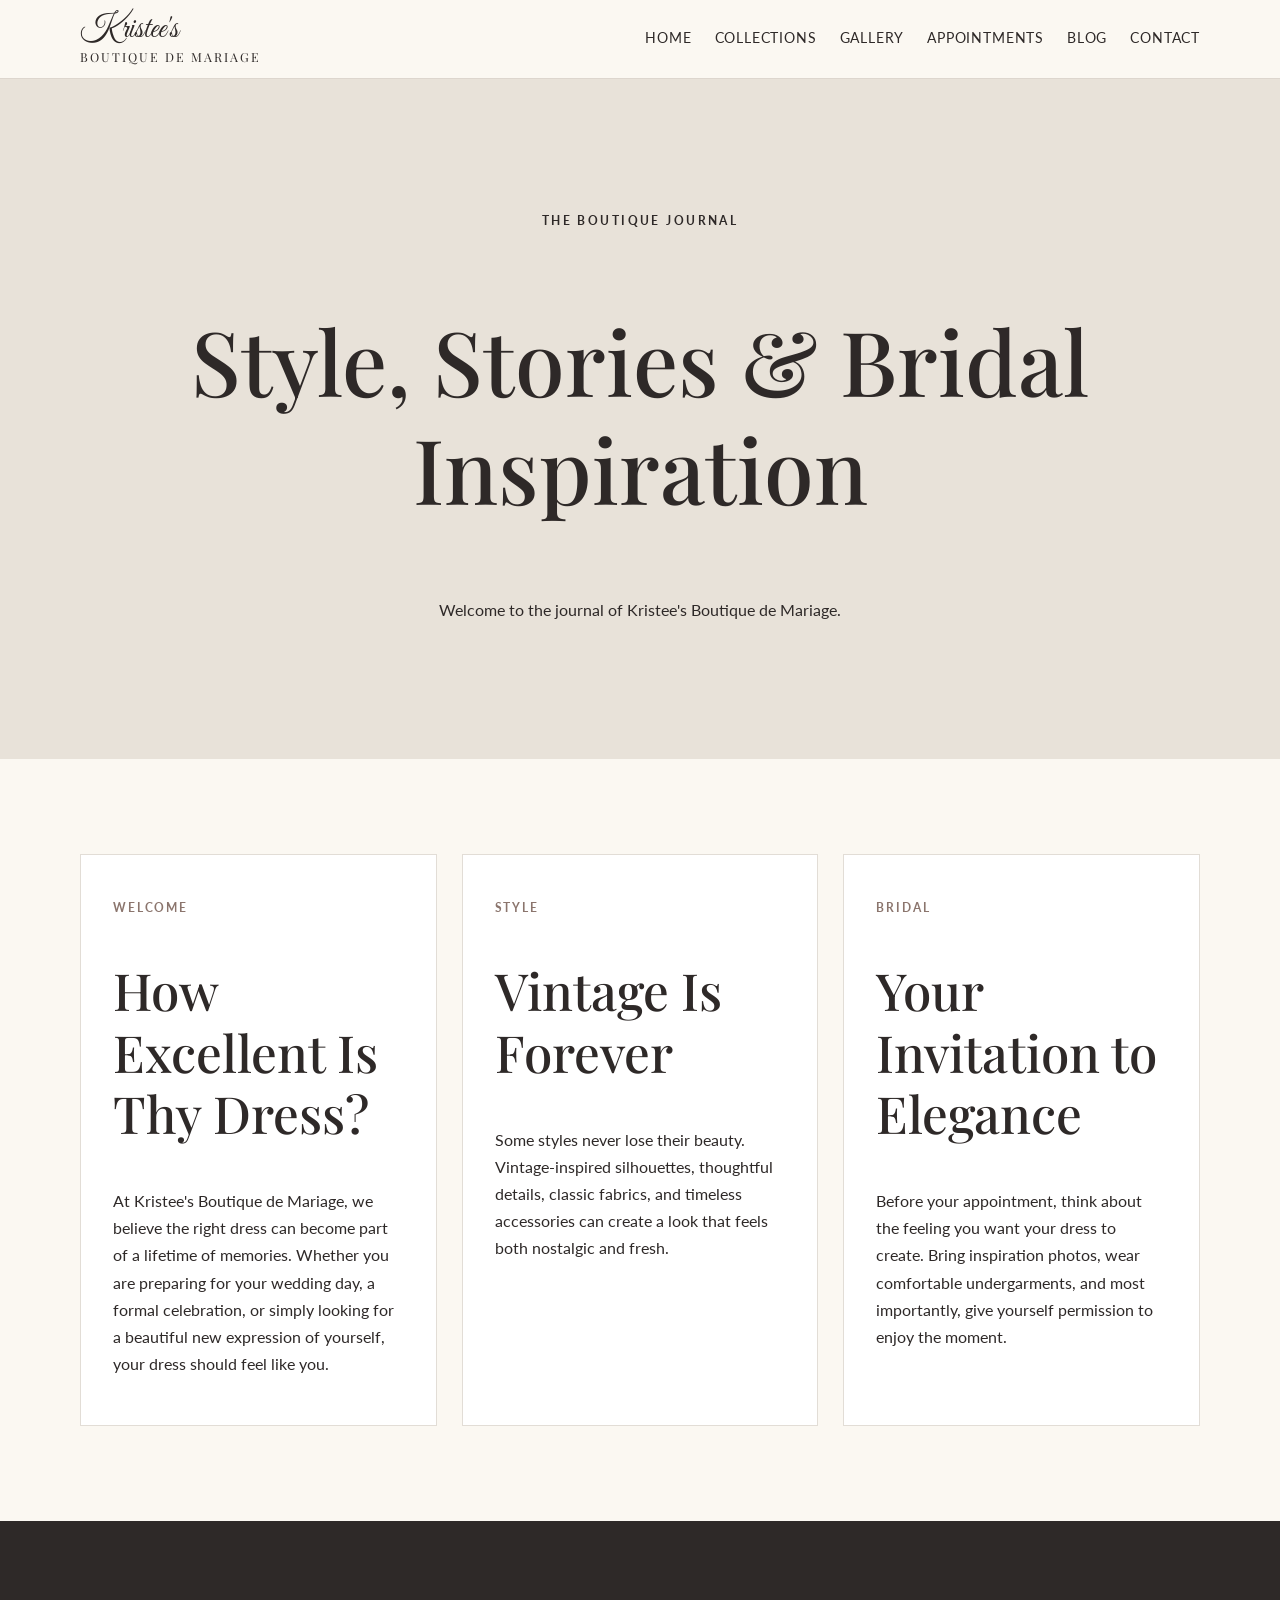
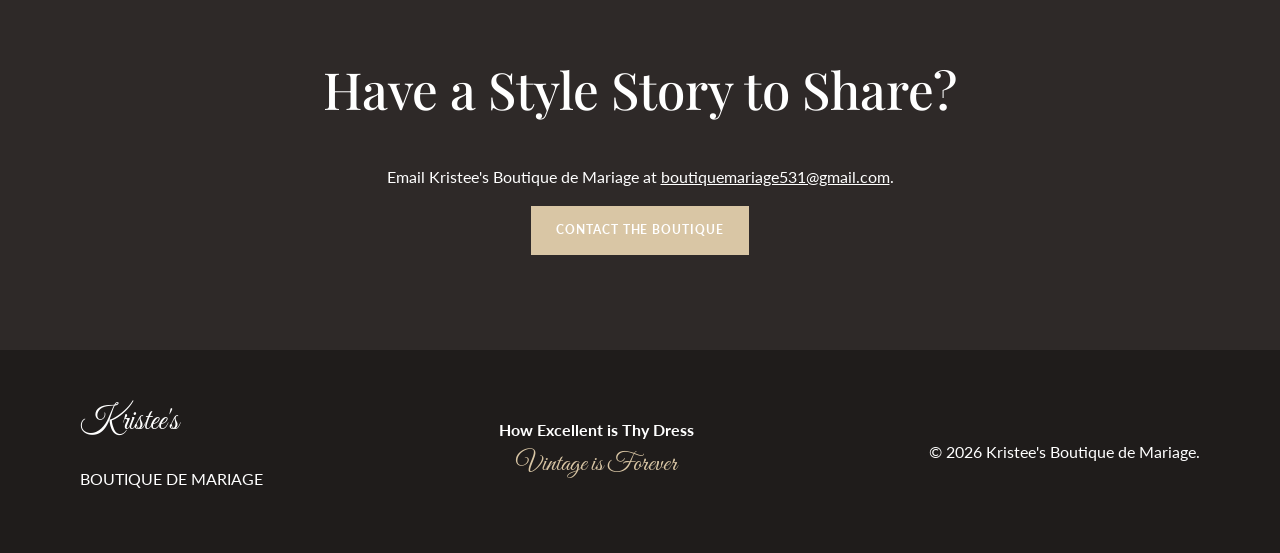
<file: blog.html>
<!DOCTYPE html><html lang='en'><head><meta charset='UTF-8'><meta name='viewport' content='width=device-width,initial-scale=1.0'><title>The Boutique Journal | Kristee's Boutique de Mariage</title><link rel='preconnect' href='https://fonts.googleapis.com'><link rel='preconnect' href='https://fonts.gstatic.com' crossorigin><link href='https://fonts.googleapis.com/css2?family=Great+Vibes&family=Lato:wght@300;400;700&family=Playfair+Display:wght@400;500;600;700&display=swap' rel='stylesheet'><link rel='stylesheet' href='styles.css'></head><body><header class='site-header'><div class='container nav-wrap'><a class='brand' href='index.html'><span class='brand-script'>Kristee's</span><span class='brand-main'>BOUTIQUE DE MARIAGE</span></a><nav><a href='index.html'>Home</a><a href='index.html#collections'>Collections</a><a href='index.html#gallery'>Gallery</a><a href='index.html#appointments'>Appointments</a><a href='blog.html'>Blog</a><a href='index.html#contact'>Contact</a></nav></div></header><main><section class='page-hero'><div class='container'><p class='eyebrow'>The Boutique Journal</p><h1>Style, Stories & Bridal Inspiration</h1><p>Welcome to the journal of Kristee's Boutique de Mariage.</p></div></section><section class='section'><div class='container blog-posts'><article class='post'><p class='date'>WELCOME</p><h2>How Excellent Is Thy Dress?</h2><p>At Kristee's Boutique de Mariage, we believe the right dress can become part of a lifetime of memories. Whether you are preparing for your wedding day, a formal celebration, or simply looking for a beautiful new expression of yourself, your dress should feel like you.</p></article><article class='post'><p class='date'>STYLE</p><h2>Vintage Is Forever</h2><p>Some styles never lose their beauty. Vintage-inspired silhouettes, thoughtful details, classic fabrics, and timeless accessories can create a look that feels both nostalgic and fresh.</p></article><article class='post'><p class='date'>BRIDAL</p><h2>Your Invitation to Elegance</h2><p>Before your appointment, think about the feeling you want your dress to create. Bring inspiration photos, wear comfortable undergarments, and most importantly, give yourself permission to enjoy the moment.</p></article></div></section><section class='contact section'><div class='container contact-inner'><h2>Have a Style Story to Share?</h2><p>Email Kristee's Boutique de Mariage at <a href='mailto:boutiquemariage531@gmail.com'>boutiquemariage531@gmail.com</a>.</p><a class='btn btn-primary' href='index.html#contact'>Contact the Boutique</a></div></section></main><footer><div class='container footer-wrap'><div><span class='brand-script'>Kristee's</span><p>BOUTIQUE DE MARIAGE</p></div><div class='footer-taglines'><strong>How Excellent is Thy Dress</strong><span>Vintage is Forever</span></div><p>© <span id='year'></span> Kristee's Boutique de Mariage.</p></div></footer><script src='script.js'></script></body></html>
</file>
<file: styles.css>
:root{--ivory:#fbf8f2;--champagne:#d9c6a5;--blush:#ead7d2;--ink:#2e2928;--muted:#716a67}*{box-sizing:border-box}html{scroll-behavior:smooth}body{margin:0;background:var(--ivory);color:var(--ink);font-family:Lato,Arial,sans-serif;line-height:1.7}h1,h2,h3{font-family:'Playfair Display',Georgia,serif;line-height:1.2}h1{font-size:clamp(3rem,7vw,6.5rem);font-weight:500}h2{font-size:clamp(2rem,4vw,3.4rem);font-weight:500}a{color:inherit}.container{width:min(1120px,92%);margin:auto}.section{padding:95px 0}.soft{background:#f2eee7}.site-header{position:sticky;top:0;z-index:20;background:rgba(251,248,242,.97);border-bottom:1px solid #ddd6ce}.nav-wrap{min-height:78px;display:flex;align-items:center;justify-content:space-between;gap:30px}.brand{display:flex;flex-direction:column;text-decoration:none;line-height:1}.brand-script{font-family:'Great Vibes',cursive;font-size:2rem}.brand-main{font-family:'Playfair Display',serif;font-size:.78rem;letter-spacing:.16em;margin-top:5px}nav{display:flex;gap:23px;align-items:center;flex-wrap:wrap}nav a{text-decoration:none;font-size:.85rem;letter-spacing:.06em;text-transform:uppercase}.menu-toggle{display:none;border:0;background:none;font-size:1.5rem}.hero{min-height:760px;display:grid;place-items:center;position:relative;background:linear-gradient(90deg,rgba(46,41,40,.78),rgba(46,41,40,.2)),url('images/hero.jpg') center/cover no-repeat,#cfc2b4}.hero-content{position:relative;color:white;text-align:center;max-width:900px;padding:80px 0}.eyebrow{text-transform:uppercase;letter-spacing:.2em;font-size:.76rem;font-weight:700}.hero-sub{font-size:1.18rem;max-width:700px;margin:20px auto 35px}.hero-buttons{display:flex;justify-content:center;gap:15px;flex-wrap:wrap}.btn{display:inline-block;padding:13px 24px;text-decoration:none;border:1px solid transparent;letter-spacing:.08em;text-transform:uppercase;font-size:.76rem;font-weight:700;cursor:pointer}.btn-primary{background:var(--champagne);color:#2e2928}.btn-outline{border-color:white;color:white}.btn-dark{background:var(--ink);color:white}.dark-outline{border-color:var(--ink);color:var(--ink)}.vintage-line,.signature{font-family:'Great Vibes',cursive;font-size:2.2rem}.two-col{display:grid;grid-template-columns:1fr 1.2fr;gap:70px}.section-heading{text-align:center;max-width:750px;margin:0 auto 50px}.about-grid{display:grid;grid-template-columns:repeat(3,1fr);gap:25px}.about-card{background:white;padding:35px;border:1px solid #e2ddd6}.number{font-family:'Playfair Display';font-size:2.5rem;color:var(--champagne)}.collection-grid{display:grid;grid-template-columns:repeat(4,1fr);gap:20px}.collection-card{background:white;box-shadow:0 10px 30px rgba(46,41,40,.06)}.photo-placeholder{min-height:280px;display:grid;place-items:center;background:linear-gradient(135deg,#eee5dd,#d9c6a5);font-size:.7rem;letter-spacing:.14em;color:#655d59;text-align:center}.card-body{padding:25px}.gallery-section{background:#e8e2d9}.gallery-grid{display:grid;grid-template-columns:repeat(3,1fr);gap:15px}.gallery-grid img{width:100%;height:330px;object-fit:cover;background:#d9c6a5}.appointment-grid{display:grid;grid-template-columns:1fr 1fr;gap:70px}.contact-form{display:grid;gap:16px}.contact-form label{font-size:.82rem;font-weight:700}.contact-form input,.contact-form select,.contact-form textarea{display:block;width:100%;margin-top:7px;border:1px solid #c9beb4;padding:13px;background:white;font:inherit}.payment{padding:55px 0}.payment-box{background:var(--blush);padding:40px;display:flex;justify-content:space-between;gap:30px;align-items:center}.blog-grid,.blog-posts{display:grid;grid-template-columns:repeat(3,1fr);gap:25px}.blog-grid article,.post{background:white;padding:32px;border:1px solid #e2ddd6}.date{font-size:.72rem;letter-spacing:.16em;text-transform:uppercase;color:#8b756d;font-weight:700}.page-hero{padding:120px 0;background:#e8e2d9;text-align:center}.contact{background:#2e2928;color:white;text-align:center}.contact a{color:white}.contact-inner{max-width:800px}.contact-inner .dark-outline{color:#2e2928}footer{background:#1f1c1b;color:white;padding:45px 0}.footer-wrap{display:flex;justify-content:space-between;gap:30px;align-items:center;flex-wrap:wrap}.footer-taglines{display:flex;flex-direction:column;text-align:center}.footer-taglines span{font-family:'Great Vibes';font-size:1.6rem;color:var(--champagne)}@media(max-width:850px){nav{display:none}.menu-toggle{display:block}.two-col,.appointment-grid{grid-template-columns:1fr}.about-grid,.collection-grid{grid-template-columns:repeat(2,1fr)}.gallery-grid,.blog-grid,.blog-posts{grid-template-columns:1fr}.payment-box{flex-direction:column;align-items:flex-start}}@media(max-width:560px){.section{padding:70px 0}.hero{min-height:680px}.about-grid,.collection-grid,.gallery-grid{grid-template-columns:1fr}.gallery-grid img{height:300px}.hero-buttons{flex-direction:column;align-items:center}.btn{width:min(100%,320px);text-align:center}}
</file>
